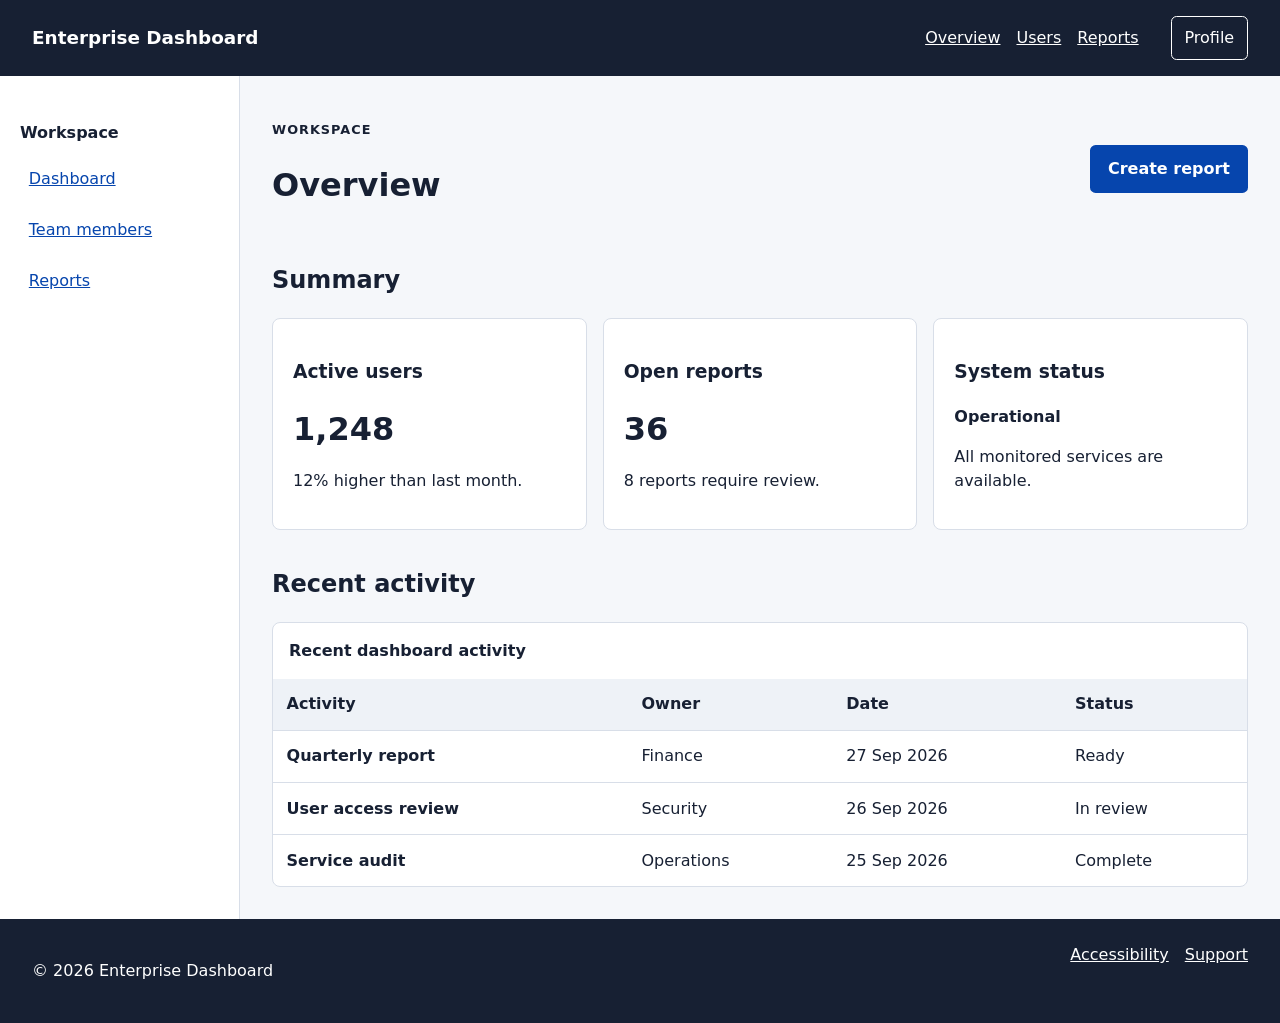
<file: index.html>
<!doctype html>
<html lang="en">
<head>
  <meta charset="utf-8">
  <meta name="viewport" content="width=device-width, initial-scale=1">
  <meta name="description" content="Accessible enterprise dashboard home">
  <title>Enterprise Dashboard | Overview</title>
  <link rel="stylesheet" href="css/styles.css">
</head>
<body>
<a class="skip-link" href="#main-content">Skip to main content</a>
<header class="site-header">
  <a class="brand" href="index.html" aria-label="Enterprise Dashboard home">Enterprise Dashboard</a>
  <nav aria-label="Primary navigation">
    <ul>
      <li><a href="index.html" aria-current="page">Overview</a></li>
      <li><a href="users.html">Users</a></li>
      <li><a href="reports.html">Reports</a></li>
    </ul>
  </nav>
  <button class="icon-button" type="button" data-modal-open="profile-dialog" aria-haspopup="dialog">Profile</button>
</header>

<div class="layout">
  <aside class="sidebar" aria-label="Dashboard sidebar">
    <h2>Workspace</h2>
    <nav aria-label="Workspace navigation">
      <ul>
        <li><a href="index.html" aria-current="page">Dashboard</a></li>
        <li><a href="users.html">Team members</a></li>
        <li><a href="reports.html">Reports</a></li>
      </ul>
    </nav>
  </aside>

  <main id="main-content" tabindex="-1">
    <div class="page-heading">
      <div>
        <p class="eyebrow">Workspace</p>
        <h1>Overview</h1>
      </div>
      <button class="button" type="button" data-modal-open="action-dialog">Create report</button>
    </div>

    <section aria-labelledby="summary-heading">
      <h2 id="summary-heading">Summary</h2>
      <div class="card-grid">
        <article class="card">
          <h3>Active users</h3>
          <p class="metric">1,248</p>
          <p>12% higher than last month.</p>
        </article>
        <article class="card">
          <h3>Open reports</h3>
          <p class="metric">36</p>
          <p>8 reports require review.</p>
        </article>
        <article class="card">
          <h3>System status</h3>
          <p><span class="status status-good">Operational</span></p>
          <p>All monitored services are available.</p>
        </article>
      </div>
    </section>

    <section aria-labelledby="activity-heading">
      <h2 id="activity-heading">Recent activity</h2>
      <div class="table-wrapper">
        <table>
          <caption>Recent dashboard activity</caption>
          <thead>
            <tr><th scope="col">Activity</th><th scope="col">Owner</th><th scope="col">Date</th><th scope="col">Status</th></tr>
          </thead>
          <tbody>
            <tr><th scope="row">Quarterly report</th><td>Finance</td><td><time datetime="2026-09-27">27 Sep 2026</time></td><td>Ready</td></tr>
            <tr><th scope="row">User access review</th><td>Security</td><td><time datetime="2026-09-26">26 Sep 2026</time></td><td>In review</td></tr>
            <tr><th scope="row">Service audit</th><td>Operations</td><td><time datetime="2026-09-25">25 Sep 2026</time></td><td>Complete</td></tr>
          </tbody>
        </table>
      </div>
    </section>
  </main>
</div>

<footer class="site-footer">
  <p>&copy; 2026 Enterprise Dashboard</p>
  <nav aria-label="Footer navigation">
    <ul><li><a href="accessibility.html">Accessibility</a></li><li><a href="contact.html">Support</a></li></ul>
  </nav>
</footer>

<dialog id="profile-dialog" aria-labelledby="profile-title">
  <form method="dialog">
    <h2 id="profile-title">Profile</h2>
    <p>Signed in as dashboard administrator.</p>
    <button class="button" value="close">Close</button>
  </form>
</dialog>

<dialog id="action-dialog" aria-labelledby="action-title">
  <form method="dialog">
    <h2 id="action-title">Create report</h2>
    <p>Choose a report type to continue.</p>
    <label for="report-type">Report type</label>
    <select id="report-type" name="report-type" required>
      <option value="">Select a type</option>
      <option>Activity</option><option>Users</option><option>System status</option>
    </select>
    <div class="dialog-actions">
      <button class="button" value="create">Create</button>
      <button class="button secondary" value="cancel">Cancel</button>
    </div>
  </form>
</dialog>
<script src="js/app.js"></script>
</body>
</html>
</file>
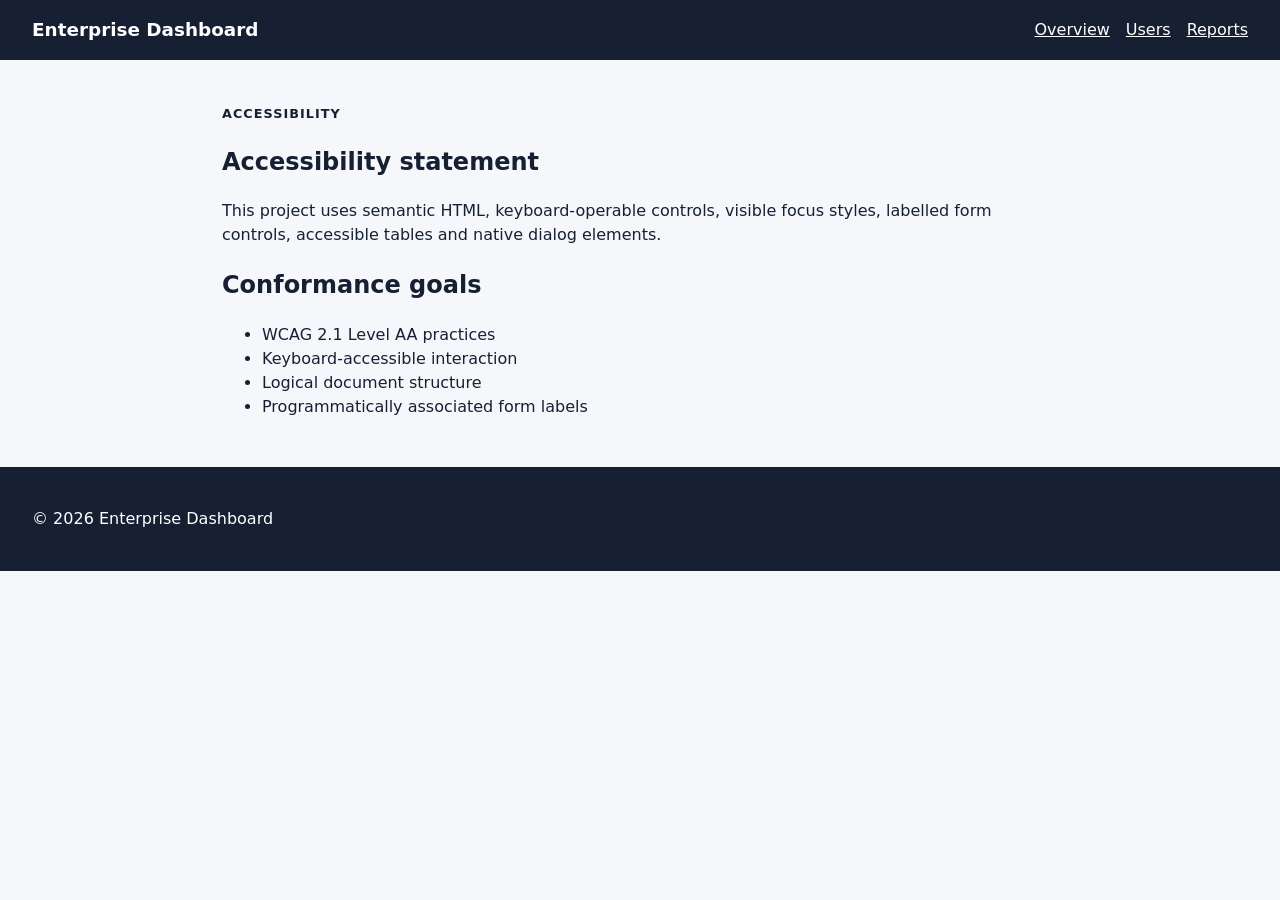
<file: accessibility.html>
<!doctype html>
<html lang="en">
<head><meta charset="utf-8"><meta name="viewport" content="width=device-width, initial-scale=1"><meta name="description" content="Accessibility statement"><title>Accessibility | Enterprise Dashboard</title><link rel="stylesheet" href="css/styles.css"></head>
<body>
<a class="skip-link" href="#main-content">Skip to main content</a>
<header class="site-header"><a class="brand" href="index.html">Enterprise Dashboard</a><nav aria-label="Primary navigation"><ul><li><a href="index.html">Overview</a></li><li><a href="users.html">Users</a></li><li><a href="reports.html">Reports</a></li></ul></nav></header>
<main id="main-content" class="standalone" tabindex="-1">
<section aria-labelledby="a11y-heading"><p class="eyebrow">Accessibility</p><h1 id="a11y-heading">Accessibility statement</h1><p>This project uses semantic HTML, keyboard-operable controls, visible focus styles, labelled form controls, accessible tables and native dialog elements.</p><h2>Conformance goals</h2><ul><li>WCAG 2.1 Level AA practices</li><li>Keyboard-accessible interaction</li><li>Logical document structure</li><li>Programmatically associated form labels</li></ul></section>
</main>
<footer class="site-footer"><p>&copy; 2026 Enterprise Dashboard</p></footer>
</body></html>
</file>
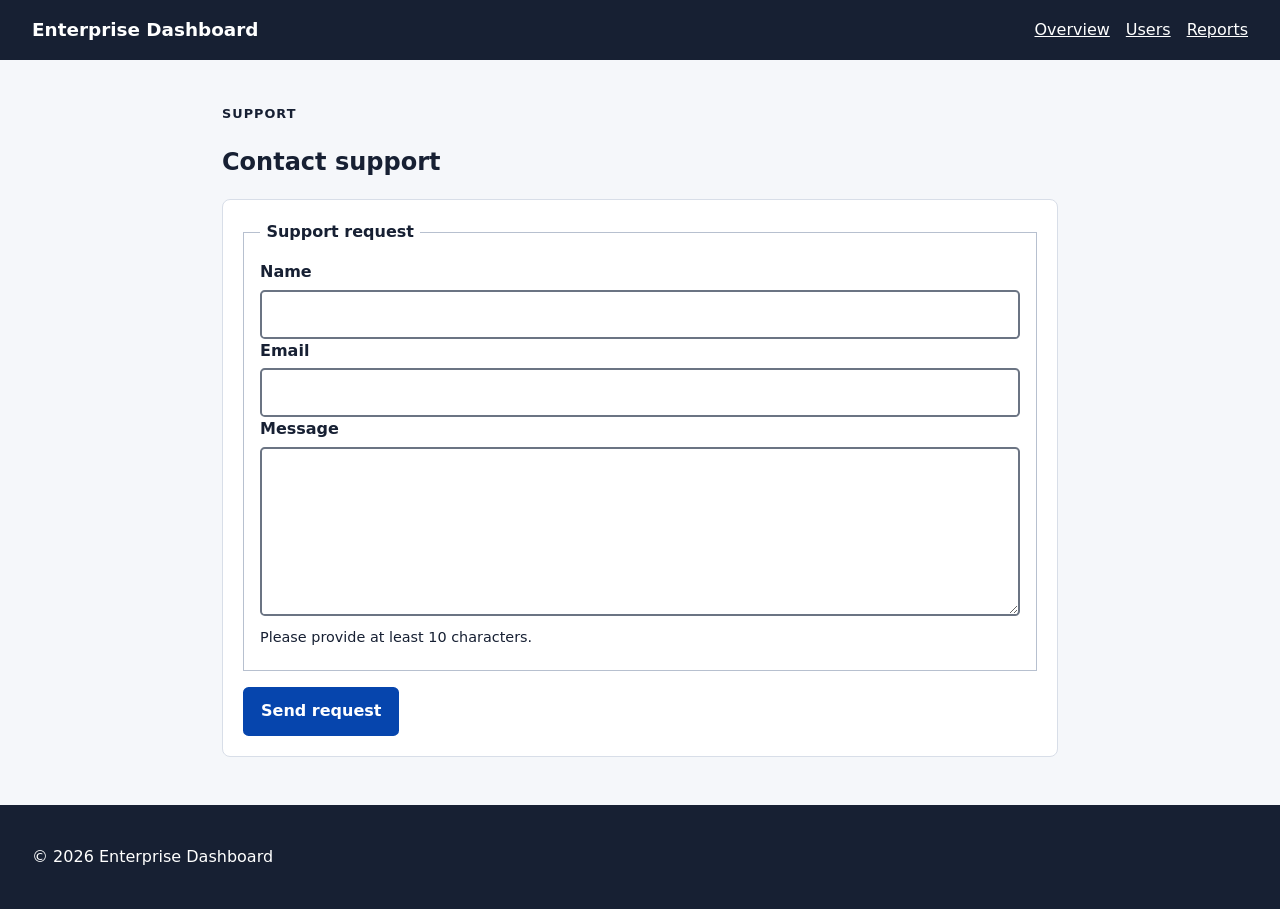
<file: contact.html>
<!doctype html>
<html lang="en">
<head><meta charset="utf-8"><meta name="viewport" content="width=device-width, initial-scale=1"><meta name="description" content="Support contact form"><title>Support | Enterprise Dashboard</title><link rel="stylesheet" href="css/styles.css"></head>
<body>
<a class="skip-link" href="#main-content">Skip to main content</a>
<header class="site-header"><a class="brand" href="index.html">Enterprise Dashboard</a><nav aria-label="Primary navigation"><ul><li><a href="index.html">Overview</a></li><li><a href="users.html">Users</a></li><li><a href="reports.html">Reports</a></li></ul></nav></header>
<main id="main-content" class="standalone" tabindex="-1">
<section aria-labelledby="support-heading"><p class="eyebrow">Support</p><h1 id="support-heading">Contact support</h1>
<form class="form-card">
<fieldset><legend>Support request</legend>
<div><label for="support-name">Name</label><input id="support-name" name="support-name" type="text" autocomplete="name" required></div>
<div><label for="support-email">Email</label><input id="support-email" name="support-email" type="email" autocomplete="email" required></div>
<div><label for="support-message">Message</label><textarea id="support-message" name="support-message" rows="6" minlength="10" required aria-describedby="message-help"></textarea><p id="message-help" class="help">Please provide at least 10 characters.</p></div>
</fieldset>
<button class="button" type="submit">Send request</button>
</form></section>
</main>
<footer class="site-footer"><p>&copy; 2026 Enterprise Dashboard</p></footer>
</body></html>
</file>
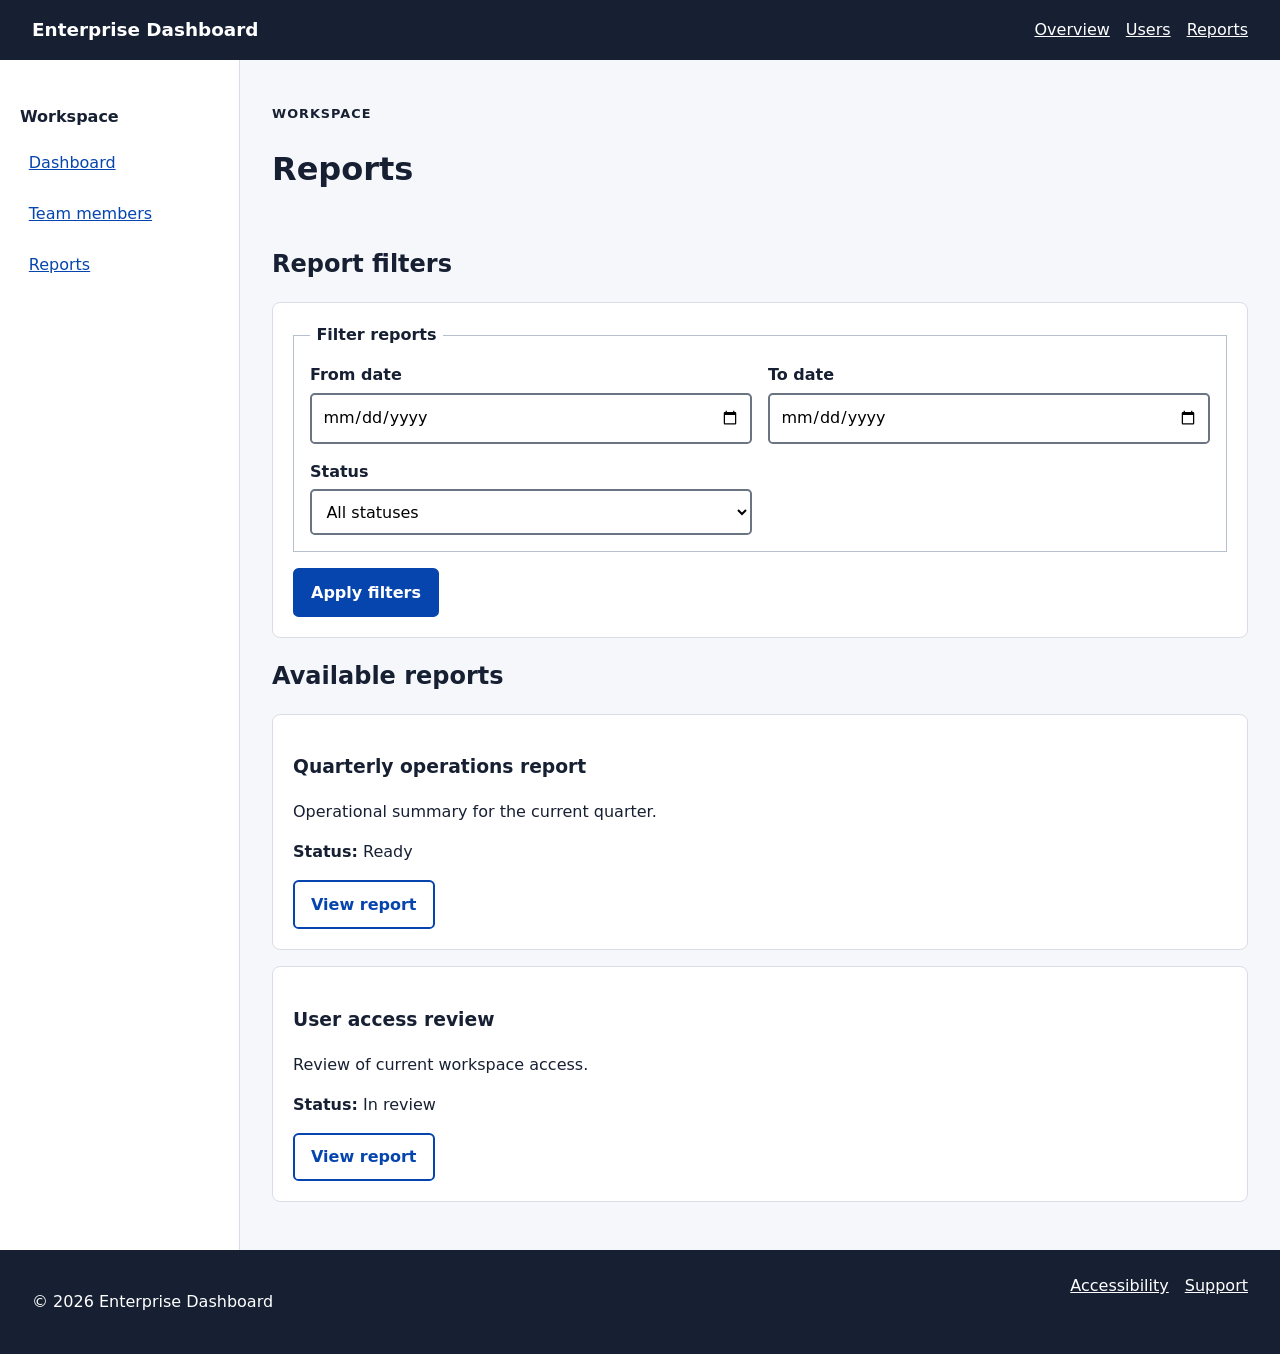
<file: reports.html>
<!doctype html>
<html lang="en">
<head>
  <meta charset="utf-8">
  <meta name="viewport" content="width=device-width, initial-scale=1">
  <meta name="description" content="Accessible enterprise reports">
  <title>Enterprise Dashboard | Reports</title>
  <link rel="stylesheet" href="css/styles.css">
</head>
<body>
<a class="skip-link" href="#main-content">Skip to main content</a>
<header class="site-header">
  <a class="brand" href="index.html">Enterprise Dashboard</a>
  <nav aria-label="Primary navigation"><ul><li><a href="index.html">Overview</a></li><li><a href="users.html">Users</a></li><li><a href="reports.html" aria-current="page">Reports</a></li></ul></nav>
</header>
<div class="layout">
  <aside class="sidebar" aria-label="Dashboard sidebar"><h2>Workspace</h2><nav aria-label="Workspace navigation"><ul><li><a href="index.html">Dashboard</a></li><li><a href="users.html">Team members</a></li><li><a href="reports.html" aria-current="page">Reports</a></li></ul></nav></aside>
  <main id="main-content" tabindex="-1">
    <div class="page-heading"><div><p class="eyebrow">Workspace</p><h1>Reports</h1></div></div>
    <section aria-labelledby="filters-heading">
      <h2 id="filters-heading">Report filters</h2>
      <form class="form-card">
        <fieldset>
          <legend>Filter reports</legend>
          <div class="form-grid">
            <div><label for="from-date">From date</label><input id="from-date" name="from-date" type="date"></div>
            <div><label for="to-date">To date</label><input id="to-date" name="to-date" type="date"></div>
            <div><label for="report-status">Status</label><select id="report-status" name="report-status"><option>All statuses</option><option>Ready</option><option>In review</option><option>Complete</option></select></div>
          </div>
        </fieldset>
        <button class="button" type="submit">Apply filters</button>
      </form>
    </section>
    <section aria-labelledby="reports-heading">
      <h2 id="reports-heading">Available reports</h2>
      <article class="card"><h3>Quarterly operations report</h3><p>Operational summary for the current quarter.</p><p><strong>Status:</strong> Ready</p><a class="button secondary" href="#download">View report</a></article>
      <article class="card"><h3>User access review</h3><p>Review of current workspace access.</p><p><strong>Status:</strong> In review</p><a class="button secondary" href="#review">View report</a></article>
    </section>
  </main>
</div>
<footer class="site-footer"><p>&copy; 2026 Enterprise Dashboard</p><nav aria-label="Footer navigation"><ul><li><a href="accessibility.html">Accessibility</a></li><li><a href="contact.html">Support</a></li></ul></nav></footer>
</body>
</html>
</file>
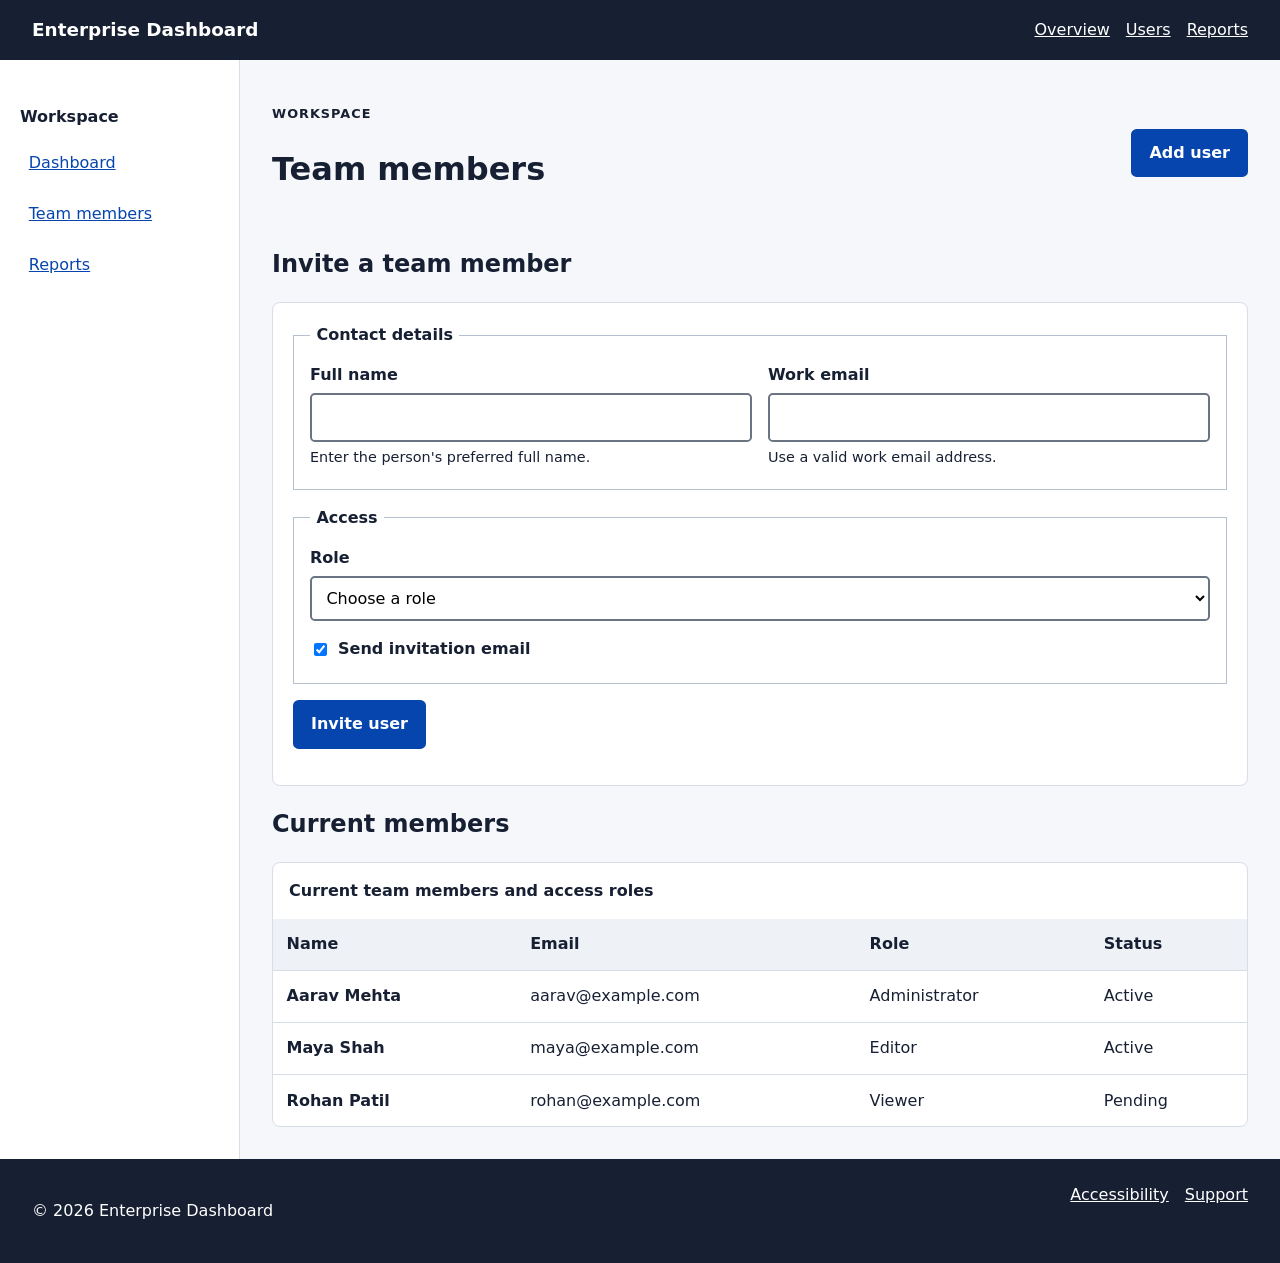
<file: users.html>
<!doctype html>
<html lang="en">
<head>
  <meta charset="utf-8">
  <meta name="viewport" content="width=device-width, initial-scale=1">
  <meta name="description" content="Accessible enterprise dashboard users">
  <title>Enterprise Dashboard | Users</title>
  <link rel="stylesheet" href="css/styles.css">
</head>
<body>
<a class="skip-link" href="#main-content">Skip to main content</a>
<header class="site-header">
  <a class="brand" href="index.html">Enterprise Dashboard</a>
  <nav aria-label="Primary navigation"><ul><li><a href="index.html">Overview</a></li><li><a href="users.html" aria-current="page">Users</a></li><li><a href="reports.html">Reports</a></li></ul></nav>
</header>
<div class="layout">
  <aside class="sidebar" aria-label="Dashboard sidebar">
    <h2>Workspace</h2>
    <nav aria-label="Workspace navigation"><ul><li><a href="index.html">Dashboard</a></li><li><a href="users.html" aria-current="page">Team members</a></li><li><a href="reports.html">Reports</a></li></ul></nav>
  </aside>
  <main id="main-content" tabindex="-1">
    <div class="page-heading"><div><p class="eyebrow">Workspace</p><h1>Team members</h1></div><button class="button" type="button" data-modal-open="user-dialog">Add user</button></div>
    <section aria-labelledby="user-form-heading">
      <h2 id="user-form-heading">Invite a team member</h2>
      <form class="form-card" id="invite-form">
        <fieldset>
          <legend>Contact details</legend>
          <div class="form-grid">
            <div><label for="full-name">Full name</label><input id="full-name" name="full-name" type="text" autocomplete="name" required aria-describedby="name-help"><p id="name-help" class="help">Enter the person's preferred full name.</p></div>
            <div><label for="email">Work email</label><input id="email" name="email" type="email" autocomplete="email" required aria-describedby="email-help"><p id="email-help" class="help">Use a valid work email address.</p></div>
          </div>
        </fieldset>
        <fieldset>
          <legend>Access</legend>
          <label for="role">Role</label>
          <select id="role" name="role" required><option value="">Choose a role</option><option>Administrator</option><option>Editor</option><option>Viewer</option></select>
          <label class="checkbox"><input type="checkbox" name="send-invite" checked> Send invitation email</label>
        </fieldset>
        <button class="button" type="submit">Invite user</button>
        <p id="form-message" class="form-message" role="status" aria-live="polite"></p>
      </form>
    </section>
    <section aria-labelledby="users-heading">
      <h2 id="users-heading">Current members</h2>
      <div class="table-wrapper">
        <table>
          <caption>Current team members and access roles</caption>
          <thead><tr><th scope="col">Name</th><th scope="col">Email</th><th scope="col">Role</th><th scope="col">Status</th></tr></thead>
          <tbody>
            <tr><th scope="row">Aarav Mehta</th><td>aarav@example.com</td><td>Administrator</td><td>Active</td></tr>
            <tr><th scope="row">Maya Shah</th><td>maya@example.com</td><td>Editor</td><td>Active</td></tr>
            <tr><th scope="row">Rohan Patil</th><td>rohan@example.com</td><td>Viewer</td><td>Pending</td></tr>
          </tbody>
        </table>
      </div>
    </section>
  </main>
</div>
<footer class="site-footer"><p>&copy; 2026 Enterprise Dashboard</p><nav aria-label="Footer navigation"><ul><li><a href="accessibility.html">Accessibility</a></li><li><a href="contact.html">Support</a></li></ul></nav></footer>
<dialog id="user-dialog" aria-labelledby="user-dialog-title"><form method="dialog"><h2 id="user-dialog-title">User action</h2><p>Additional user actions can be placed here.</p><button class="button" value="close">Close</button></form></dialog>
<script src="js/app.js"></script>
</body>
</html>
</file>
<file: css/styles.css>
*{box-sizing:border-box}
:root{font-family:system-ui,-apple-system,BlinkMacSystemFont,"Segoe UI",sans-serif;color:#172033;background:#f5f7fa;line-height:1.5}
body{margin:0;min-height:100vh}
a{color:#0645ad}
a:focus-visible,button:focus-visible,input:focus-visible,select:focus-visible,textarea:focus-visible{outline:3px solid #ffbf00;outline-offset:3px}
.skip-link{position:absolute;left:-9999px;top:1rem;background:#fff;color:#000;padding:.75rem 1rem;z-index:1000}
.skip-link:focus{left:1rem}
.site-header{display:flex;align-items:center;gap:2rem;padding:1rem 2rem;background:#172033;color:#fff}
.brand{color:#fff;font-weight:700;text-decoration:none;font-size:1.15rem}
.site-header nav{margin-left:auto}.site-header ul,.site-footer ul,.sidebar ul{display:flex;gap:1rem;list-style:none;margin:0;padding:0}
.site-header a:not(.brand){color:#fff}.layout{display:grid;grid-template-columns:240px 1fr;min-height:calc(100vh - 150px)}
.sidebar{padding:2rem 1.25rem;background:#fff;border-right:1px solid #d8dee8}.sidebar h2{font-size:1rem}.sidebar ul{display:grid;gap:.6rem}.sidebar a{display:block;padding:.55rem;border-radius:.25rem}
main{padding:2rem;max-width:1200px;width:100%;margin:0 auto}.standalone{max-width:900px}.page-heading{display:flex;justify-content:space-between;align-items:center;gap:1rem;margin-bottom:2rem}
.eyebrow{font-size:.8rem;font-weight:700;text-transform:uppercase;letter-spacing:.08em}.card-grid{display:grid;grid-template-columns:repeat(3,1fr);gap:1rem}
.card,.form-card{background:#fff;border:1px solid #d8dee8;border-radius:.5rem;padding:1.25rem;margin-bottom:1rem}.metric{font-size:2rem;font-weight:700;margin:.25rem 0}.status-good{font-weight:700}.table-wrapper{overflow-x:auto;background:#fff;border:1px solid #d8dee8;border-radius:.5rem}
table{border-collapse:collapse;width:100%;min-width:650px}caption{text-align:left;font-weight:700;padding:1rem}th,td{text-align:left;padding:.85rem;border-top:1px solid #d8dee8}thead th{background:#eef2f7;border-top:0}
.button{display:inline-block;border:2px solid #0645ad;background:#0645ad;color:#fff;border-radius:.35rem;padding:.65rem 1rem;font:inherit;font-weight:700;cursor:pointer;text-decoration:none}.button.secondary{background:#fff;color:#0645ad}.icon-button{border:1px solid #fff;background:transparent;color:#fff;padding:.55rem .8rem;border-radius:.35rem;font:inherit;cursor:pointer}
.form-grid{display:grid;grid-template-columns:1fr 1fr;gap:1rem}.form-card fieldset{border:1px solid #b7c0cf;padding:1rem;margin:0 0 1rem}.form-card legend{font-weight:700;padding:0 .4rem}
label{display:block;font-weight:600;margin-bottom:.35rem}input,select,textarea{width:100%;padding:.65rem;border:2px solid #6b7483;border-radius:.3rem;font:inherit;background:#fff}.checkbox{display:flex;gap:.5rem;align-items:center;margin-top:1rem}.checkbox input{width:auto}.help{font-size:.9rem;margin:.3rem 0}.form-message{font-weight:700}.dialog-actions{display:flex;gap:.75rem;margin-top:1rem}dialog{border:0;border-radius:.5rem;max-width:32rem;width:calc(100% - 2rem);padding:1.5rem;box-shadow:0 1rem 3rem #0004}dialog::backdrop{background:#0008}
.site-footer{display:flex;justify-content:space-between;gap:1rem;padding:1.5rem 2rem;background:#172033;color:#fff}.site-footer a{color:#fff}
@media(max-width:800px){.site-header{flex-wrap:wrap}.site-header nav{order:3;width:100%}.site-header ul{flex-wrap:wrap}.layout{grid-template-columns:1fr}.sidebar{border-right:0;border-bottom:1px solid #d8dee8}.card-grid,.form-grid{grid-template-columns:1fr}.page-heading,.site-footer{align-items:flex-start;flex-direction:column}}
@media(prefers-reduced-motion:reduce){*,*::before,*::after{scroll-behavior:auto!important;transition:none!important}}
</file>
